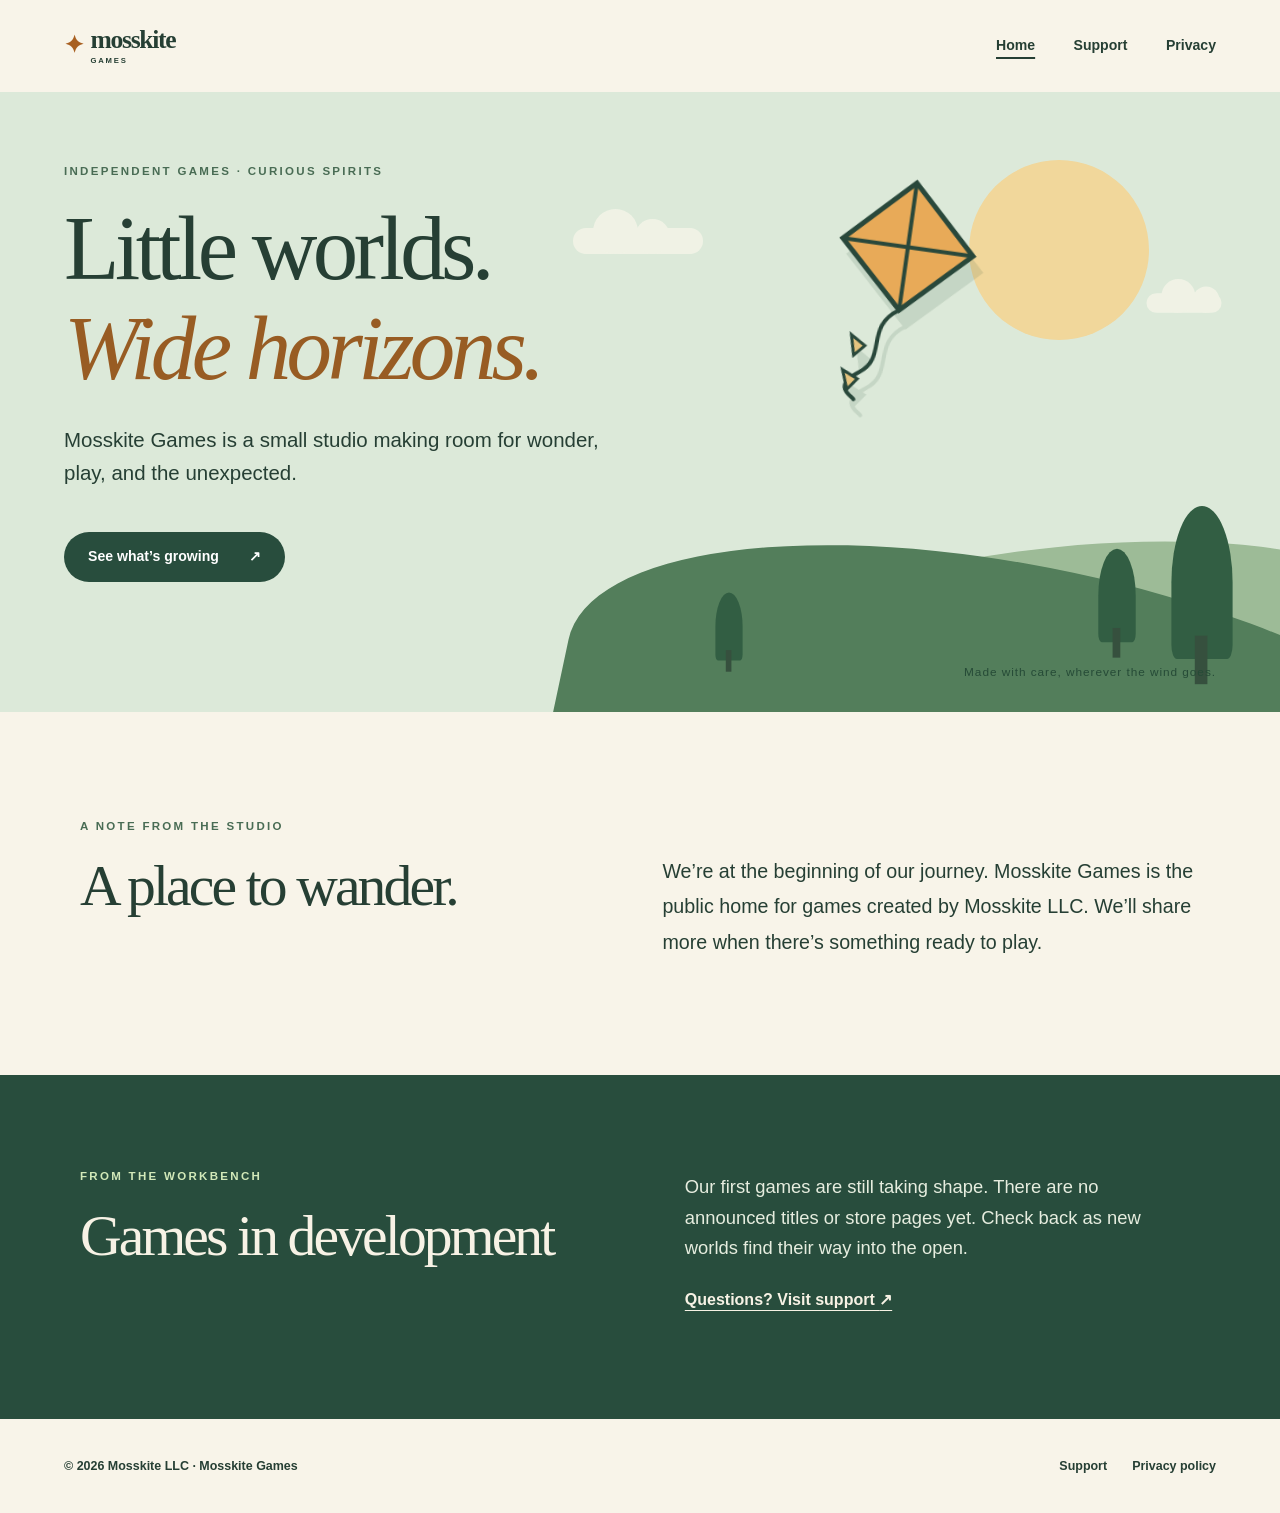
<file: index.html>
<!doctype html>
<html lang="en">
<head>
<meta charset="utf-8"><meta name="viewport" content="width=device-width, initial-scale=1">
<meta name="description" content="Mosskite Games is an independent game studio making playful worlds. Our first games are in development.">
<title>Mosskite Games — Little worlds, wide horizons</title><link rel="icon" href="favicon.svg" type="image/svg+xml"><link rel="stylesheet" href="styles.css">
</head>
<body>
<a class="skip-link" href="#main">Skip to content</a>
<header class="site-header"><a class="wordmark" href="index.html" aria-label="Mosskite Games home"><span class="mark" aria-hidden="true">✦</span><span>mosskite<small>games</small></span></a><nav aria-label="Main navigation"><a aria-current="page" href="index.html">Home</a><a href="support.html">Support</a><a href="privacy.html">Privacy</a></nav></header>
<main id="main">
<section class="hero" aria-labelledby="hero-title"><div class="hero-copy"><p class="eyebrow">Independent games · curious spirits</p><h1 id="hero-title">Little worlds.<br><em>Wide horizons.</em></h1><p class="lead">Mosskite Games is a small studio making room for wonder, play, and the unexpected.</p><a class="button" href="#in-development">See what’s growing <span aria-hidden="true">↗</span></a></div><div class="landscape" aria-hidden="true"><div class="sun"></div><div class="cloud cloud-one"></div><div class="cloud cloud-two"></div><svg class="kite" viewBox="0 0 180 240"><path d="M90 9 156 74 90 138 24 74Z" fill="#e8aa58" stroke="#29483b" stroke-width="5"/><path d="M90 9v129M24 74h132" stroke="#29483b" stroke-width="4"/><path d="M90 138c-32 21-5 49-31 67s-4 25-2 28" fill="none" stroke="#29483b" stroke-width="4" stroke-linecap="round"/><path d="m61 178-15-9 5 20ZM58 212l-16-7 7 19Z" fill="#e6c47f" stroke="#29483b" stroke-width="3"/></svg><div class="hill hill-back"></div><div class="hill hill-front"></div><div class="tree tree-one"></div><div class="tree tree-two"></div><div class="tree tree-three"></div></div><p class="hero-caption">Made with care, wherever the wind goes.</p></section>
<section class="intro section-wrap" aria-labelledby="intro-title"><p class="eyebrow">A note from the studio</p><h2 id="intro-title">A place to wander.</h2><p>We’re at the beginning of our journey. Mosskite Games is the public home for games created by Mosskite LLC. We’ll share more when there’s something ready to play.</p></section>
<section class="development" id="in-development" aria-labelledby="development-title"><div class="section-wrap development-inner"><div><p class="eyebrow">From the workbench</p><h2 id="development-title">Games in development</h2></div><div><p>Our first games are still taking shape. There are no announced titles or store pages yet. Check back as new worlds find their way into the open.</p><a class="text-link" href="support.html">Questions? Visit support <span aria-hidden="true">↗</span></a></div></div></section>
</main>
<footer class="site-footer"><span>© 2026 Mosskite LLC · Mosskite Games</span><div><a href="support.html">Support</a><a href="privacy.html">Privacy policy</a></div></footer>
</body></html>
</file>
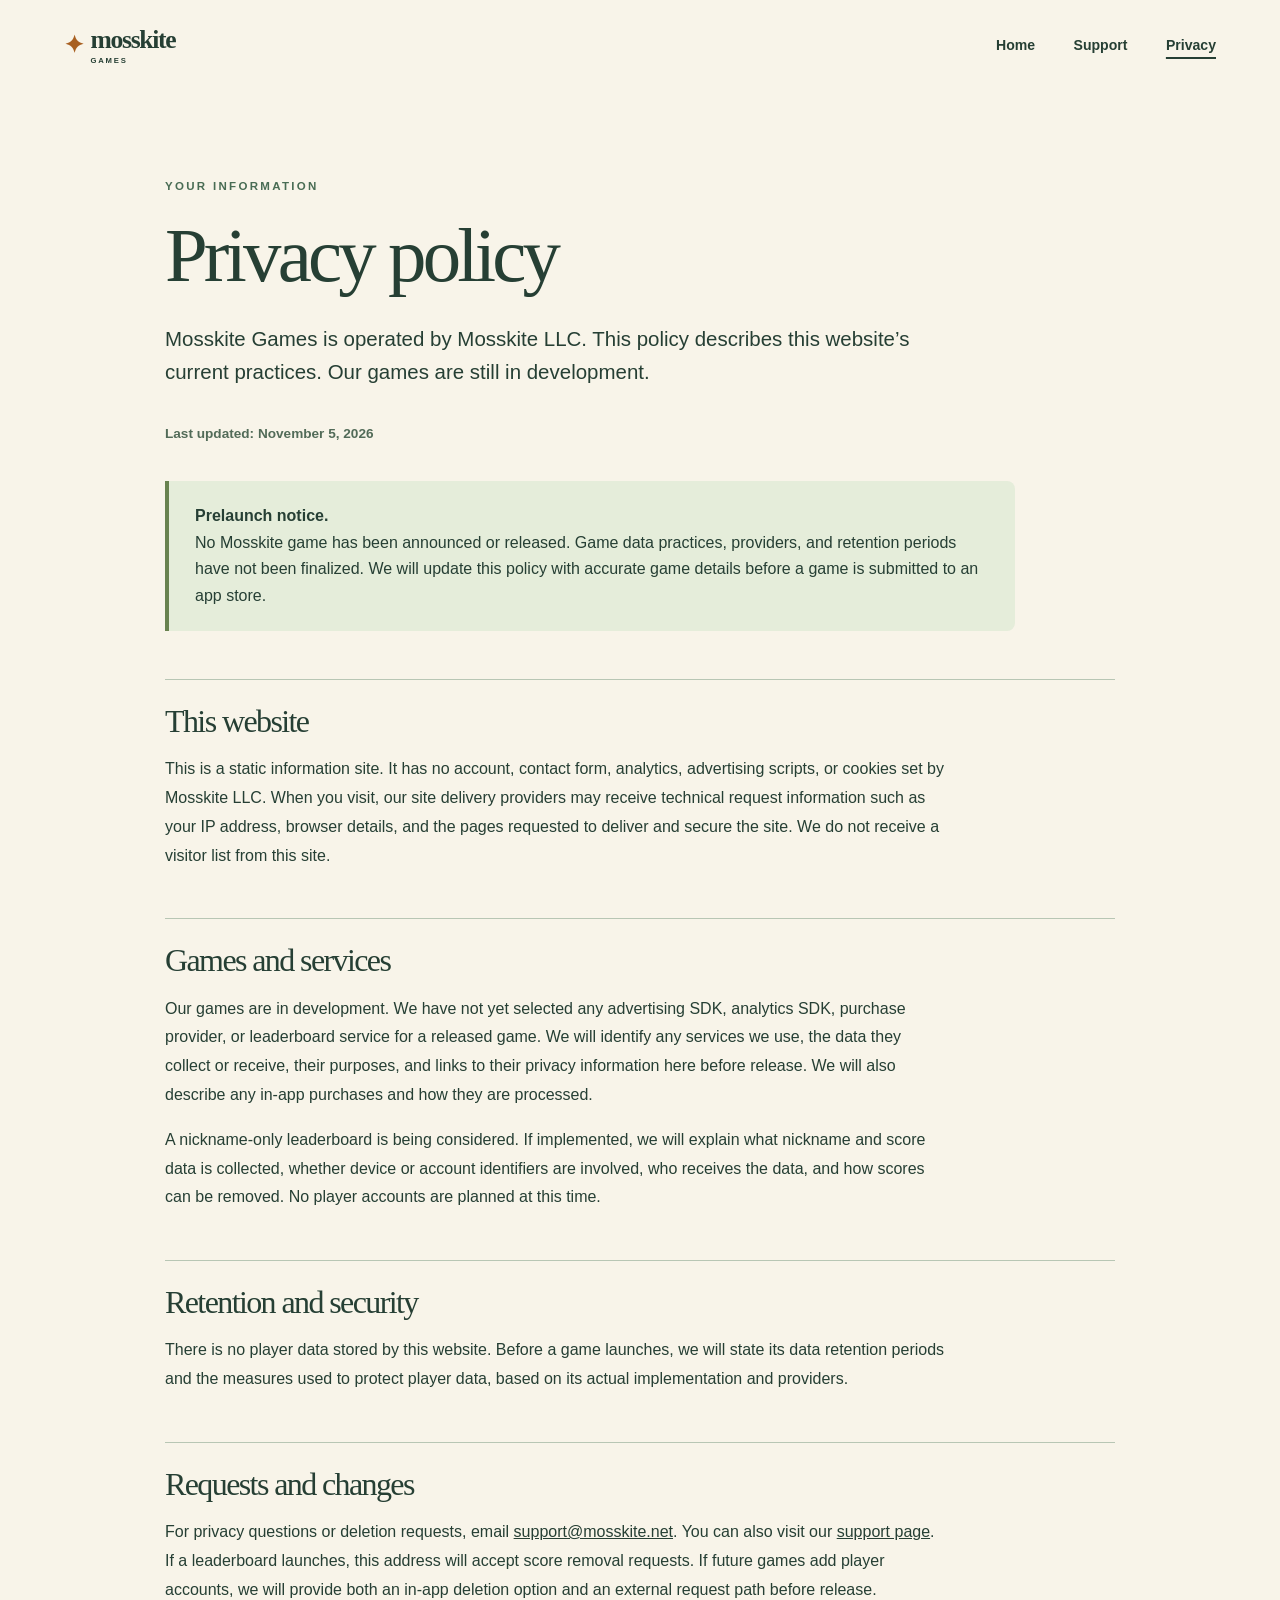
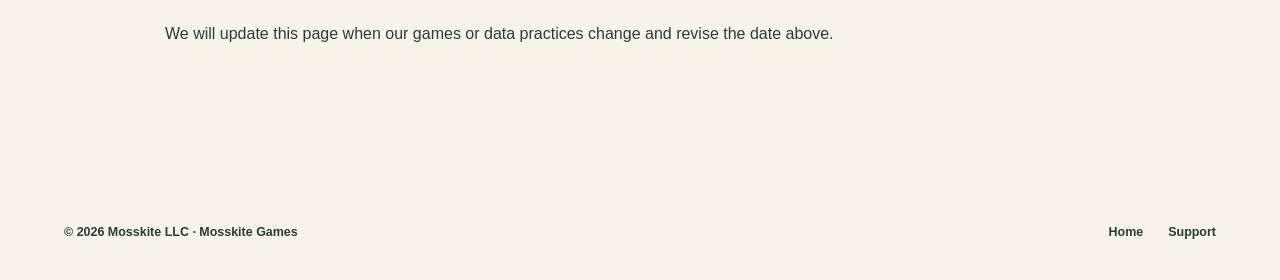
<file: privacy.html>
<!doctype html>
<html lang="en"><head><meta charset="utf-8"><meta name="viewport" content="width=device-width, initial-scale=1"><meta name="description" content="Privacy policy for the Mosskite Games website and games in development."><title>Privacy policy — Mosskite Games</title><link rel="icon" href="favicon.svg" type="image/svg+xml"><link rel="stylesheet" href="styles.css"></head>
<body><a class="skip-link" href="#main">Skip to content</a><header class="site-header"><a class="wordmark" href="index.html" aria-label="Mosskite Games home"><span class="mark" aria-hidden="true">✦</span><span>mosskite<small>games</small></span></a><nav aria-label="Main navigation"><a href="index.html">Home</a><a href="support.html">Support</a><a aria-current="page" href="privacy.html">Privacy</a></nav></header>
<main id="main" class="inner-page section-wrap policy"><p class="eyebrow">Your information</p><h1>Privacy policy</h1><p class="page-lead">Mosskite Games is operated by Mosskite LLC. This policy describes this website’s current practices. Our games are still in development.</p><p class="updated">Last updated: November 5, 2026</p><div class="notice"><strong>Prelaunch notice.</strong> No Mosskite game has been announced or released. Game data practices, providers, and retention periods have not been finalized. We will update this policy with accurate game details before a game is submitted to an app store.</div><section><h2>This website</h2><p>This is a static information site. It has no account, contact form, analytics, advertising scripts, or cookies set by Mosskite LLC. When you visit, our site delivery providers may receive technical request information such as your IP address, browser details, and the pages requested to deliver and secure the site. We do not receive a visitor list from this site.</p></section><section><h2>Games and services</h2><p>Our games are in development. We have not yet selected any advertising SDK, analytics SDK, purchase provider, or leaderboard service for a released game. We will identify any services we use, the data they collect or receive, their purposes, and links to their privacy information here before release. We will also describe any in-app purchases and how they are processed.</p><p>A nickname-only leaderboard is being considered. If implemented, we will explain what nickname and score data is collected, whether device or account identifiers are involved, who receives the data, and how scores can be removed. No player accounts are planned at this time.</p></section><section><h2>Retention and security</h2><p>There is no player data stored by this website. Before a game launches, we will state its data retention periods and the measures used to protect player data, based on its actual implementation and providers.</p></section><section><h2>Requests and changes</h2><p>For privacy questions or deletion requests, email <a href="mailto:support@mosskite.net">support@mosskite.net</a>. You can also visit our <a href="support.html">support page</a>. If a leaderboard launches, this address will accept score removal requests. If future games add player accounts, we will provide both an in-app deletion option and an external request path before release.</p><p>We will update this page when our games or data practices change and revise the date above.</p></section></main>
<footer class="site-footer"><span>© 2026 Mosskite LLC · Mosskite Games</span><div><a href="index.html">Home</a><a href="support.html">Support</a></div></footer></body></html>
</file>
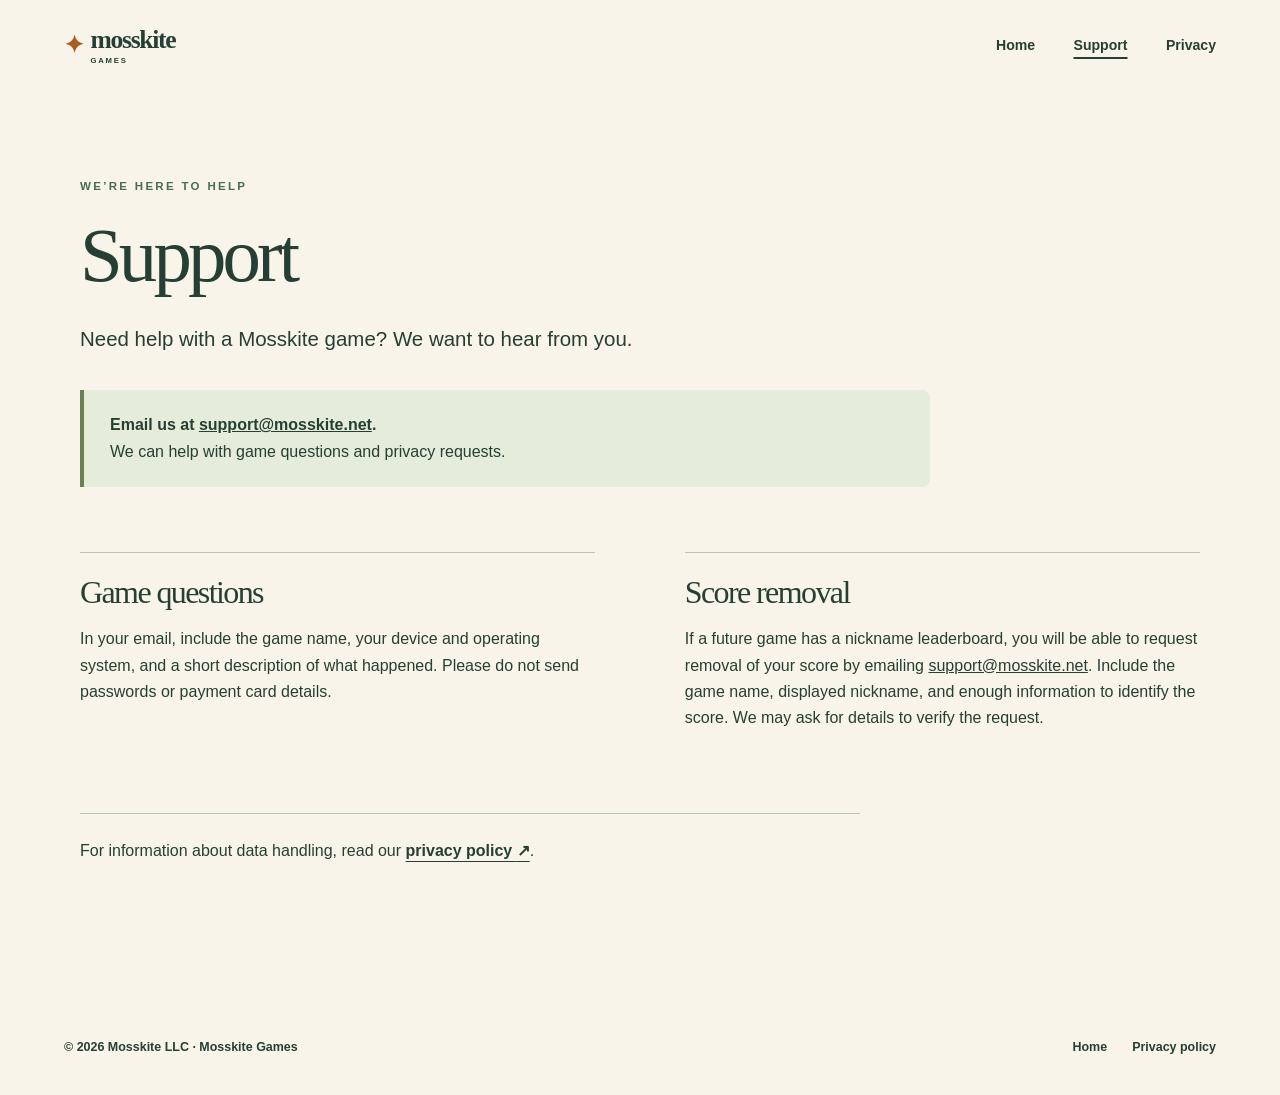
<file: support.html>
<!doctype html>
<html lang="en"><head><meta charset="utf-8"><meta name="viewport" content="width=device-width, initial-scale=1"><meta name="description" content="Support information for Mosskite Games."><title>Support — Mosskite Games</title><link rel="icon" href="favicon.svg" type="image/svg+xml"><link rel="stylesheet" href="styles.css"></head>
<body><a class="skip-link" href="#main">Skip to content</a><header class="site-header"><a class="wordmark" href="index.html" aria-label="Mosskite Games home"><span class="mark" aria-hidden="true">✦</span><span>mosskite<small>games</small></span></a><nav aria-label="Main navigation"><a href="index.html">Home</a><a aria-current="page" href="support.html">Support</a><a href="privacy.html">Privacy</a></nav></header>
<main id="main" class="inner-page section-wrap"><p class="eyebrow">We’re here to help</p><h1>Support</h1><p class="page-lead">Need help with a Mosskite game? We want to hear from you.</p><div class="notice"><strong>Email us at <a href="mailto:support@mosskite.net">support@mosskite.net</a>.</strong> We can help with game questions and privacy requests.</div><div class="info-grid"><section><h2>Game questions</h2><p>In your email, include the game name, your device and operating system, and a short description of what happened. Please do not send passwords or payment card details.</p></section><section><h2>Score removal</h2><p>If a future game has a nickname leaderboard, you will be able to request removal of your score by emailing <a href="mailto:support@mosskite.net?subject=Score%20removal%20request">support@mosskite.net</a>. Include the game name, displayed nickname, and enough information to identify the score. We may ask for details to verify the request.</p></section></div><p class="closing-link">For information about data handling, read our <a class="text-link" href="privacy.html">privacy policy <span aria-hidden="true">↗</span></a>.</p></main>
<footer class="site-footer"><span>© 2026 Mosskite LLC · Mosskite Games</span><div><a href="index.html">Home</a><a href="privacy.html">Privacy policy</a></div></footer></body></html>
</file>
<file: styles.css>
:root{color-scheme:light;--ink:#263f34;--forest:#284d3d;--cream:#f8f4e9;--line:#b8c6b4}*{box-sizing:border-box}html{scroll-behavior:smooth}body{margin:0;background:var(--cream);color:var(--ink);font-family:Arial,Helvetica,sans-serif;line-height:1.65}a{color:inherit}a:focus-visible{outline:3px solid #a45518;outline-offset:4px;border-radius:2px}.skip-link{position:absolute;left:1rem;top:-5rem;background:var(--cream);padding:.5rem 1rem;z-index:10}.skip-link:focus{top:.5rem}.site-header{min-height:92px;padding:0 max(5vw,24px);display:flex;align-items:center;justify-content:space-between;gap:24px;position:relative;z-index:2}.wordmark{display:flex;align-items:center;gap:.3em;font-family:Georgia,serif;font-size:1.6rem;font-weight:bold;letter-spacing:-.05em;text-decoration:none;line-height:.9}.wordmark small{display:block;font-family:Arial,sans-serif;letter-spacing:.24em;text-transform:uppercase;font-size:.48rem;font-weight:bold;margin-top:7px}.mark{font-size:1.5rem;color:#a85f20}.site-header nav{display:flex;gap:clamp(16px,3vw,42px)}.site-header nav a{text-decoration:none;font-size:.88rem;font-weight:bold}.site-header nav a:hover,.site-header nav a[aria-current]{text-decoration:underline;text-decoration-thickness:2px;text-underline-offset:7px}.hero{position:relative;min-height:620px;background:#dce9d9;overflow:hidden;display:grid;grid-template-columns:minmax(320px,48%) 1fr;align-items:center;padding:45px max(5vw,24px) 70px}.hero-copy{position:relative;z-index:1;max-width:720px;padding-bottom:35px}.eyebrow{text-transform:uppercase;letter-spacing:.2em;font-size:.72rem;font-weight:bold;margin:0 0 18px;color:#496c54}h1,h2{font-family:Georgia,serif;font-weight:normal;line-height:1.1;letter-spacing:-.05em}h1{font-size:clamp(3.6rem,7.1vw,7rem);margin:0 0 25px}h1 em{font-weight:normal;color:#985c23}.lead,.page-lead{font-size:clamp(1.1rem,1.6vw,1.3rem);max-width:570px;line-height:1.6}.button{display:inline-flex;align-items:center;gap:30px;background:var(--forest);color:#fff;text-decoration:none;border-radius:999px;padding:13px 24px;margin-top:22px;font-size:.88rem;font-weight:bold}.button:hover{background:#183e2d}.landscape{position:absolute;inset:0 0 0 40%;overflow:hidden}.sun{position:absolute;right:17%;top:11%;width:180px;aspect-ratio:1;border-radius:50%;background:#f1d79b}.cloud{position:absolute;height:26px;background:#f9f7eb;border-radius:100px;opacity:.7}.cloud:before,.cloud:after{content:"";position:absolute;border-radius:50%;background:inherit}.cloud:before{height:45px;width:45px;left:20px;bottom:0}.cloud:after{height:35px;width:35px;left:62px;bottom:0}.cloud-one{width:130px;top:22%;left:8%}.cloud-two{width:100px;top:32%;right:6%;transform:scale(.75)}.kite{position:absolute;width:clamp(130px,14vw,205px);height:auto;top:13%;left:39%;transform:rotate(8deg);z-index:3;filter:drop-shadow(9px 15px 0 rgba(31,70,49,.12))}.hill{position:absolute;border-radius:50% 50% 0 0}.hill-back{width:120%;height:55%;left:3%;bottom:-30%;background:#9dbb97;transform:rotate(-10deg)}.hill-front{width:125%;height:55%;right:-31%;bottom:-32%;background:#537e5b;transform:rotate(12deg)}.tree{position:absolute;width:34px;height:85px;bottom:14%;background:#325e43;border-radius:55% 55% 10% 10%;z-index:2}.tree:after{content:"";position:absolute;width:7px;height:27px;background:#36503e;bottom:-14px;left:13px}.tree-one{right:8%;transform:scale(1.8)}.tree-two{right:19%;bottom:12%;transform:scale(1.1)}.tree-three{left:26%;bottom:7%;transform:scale(.8)}.hero-caption{position:absolute;bottom:18px;right:max(5vw,24px);font-size:.74rem;letter-spacing:.08em;color:#264b37;z-index:3}.section-wrap{width:min(1120px,90%);margin-inline:auto}.intro{padding:105px 0 115px;display:grid;grid-template-columns:42% 1fr;column-gap:10%}.intro .eyebrow{grid-column:1/-1}.intro h2,.development h2{font-size:clamp(2.5rem,4.5vw,4.7rem);margin:0}.intro p:last-child{font-size:1.23rem;line-height:1.8;margin:0;max-width:550px}.development{background:var(--forest);color:#f7f2e5;padding:92px 0 105px}.development .eyebrow{color:#d2e9b9}.development-inner{display:grid;grid-template-columns:1fr 1fr;gap:8%}.development p:not(.eyebrow){font-size:1.15rem;max-width:490px;margin:5px 0 24px;color:#e6eddf}.text-link{font-weight:bold;text-decoration-thickness:1px;text-underline-offset:5px}.site-footer{padding:37px max(5vw,24px);display:flex;justify-content:space-between;gap:20px;font-size:.78rem;font-weight:bold}.site-footer div{display:flex;gap:25px}.site-footer a{text-decoration:none}.site-footer a:hover{text-decoration:underline}.inner-page{padding-top:85px;padding-bottom:120px;min-height:calc(100vh - 166px)}.inner-page h1{font-size:clamp(3.4rem,6vw,6rem)}.inner-page .page-lead{margin:0 0 34px}.notice{max-width:850px;padding:22px 26px;background:#e5edda;border-left:4px solid #68824f;border-radius:0 8px 8px 0;line-height:1.65}.notice strong{display:block}.info-grid{display:grid;grid-template-columns:1fr 1fr;gap:8%;margin:65px 0}.info-grid section{border-top:1px solid var(--line);padding-top:22px}.inner-page h2{font-size:2rem;margin:0 0 15px}.inner-page p{max-width:780px}.closing-link{border-top:1px solid var(--line);padding-top:24px}.policy{max-width:950px}.policy .updated{font-size:.85rem;font-weight:bold;color:#526b58;margin-bottom:36px}.policy section{margin-top:48px;border-top:1px solid var(--line);padding-top:24px}.policy section p{line-height:1.8}@media(max-width:800px){.hero{grid-template-columns:1fr;min-height:700px;align-items:start;padding-top:70px}.hero-copy{max-width:600px}.landscape{inset:33% 0 0 18%}.kite{left:55%;top:6%}.sun{top:5%}.intro,.development-inner{grid-template-columns:1fr;gap:24px}.intro{padding:75px 0}.development{padding:75px 0}.hero-caption{bottom:12px}}@media(max-width:540px){.site-header{min-height:108px;align-items:flex-start;flex-direction:column;justify-content:center;gap:19px;padding-top:16px;padding-bottom:17px}.wordmark{font-size:1.3rem}.site-header nav{gap:26px}.hero{min-height:690px;padding-top:54px}.hero h1{font-size:clamp(3.45rem,13vw,5rem)}.hero-copy{padding-bottom:0}.lead{font-size:1.05rem}.landscape{inset:47% -8% 0 0}.kite{left:53%;top:-8%;width:135px}.sun{width:125px;right:9%}.cloud-one{left:5%}.hero-caption{font-size:.65rem}.intro p:last-child,.development p:not(.eyebrow){font-size:1.05rem}.site-footer{flex-direction:column;gap:16px}.inner-page{padding-top:60px;padding-bottom:80px}.info-grid{grid-template-columns:1fr;gap:22px;margin:45px 0}.notice{padding:18px 20px}}@media(prefers-reduced-motion:reduce){html{scroll-behavior:auto}}
</file>
